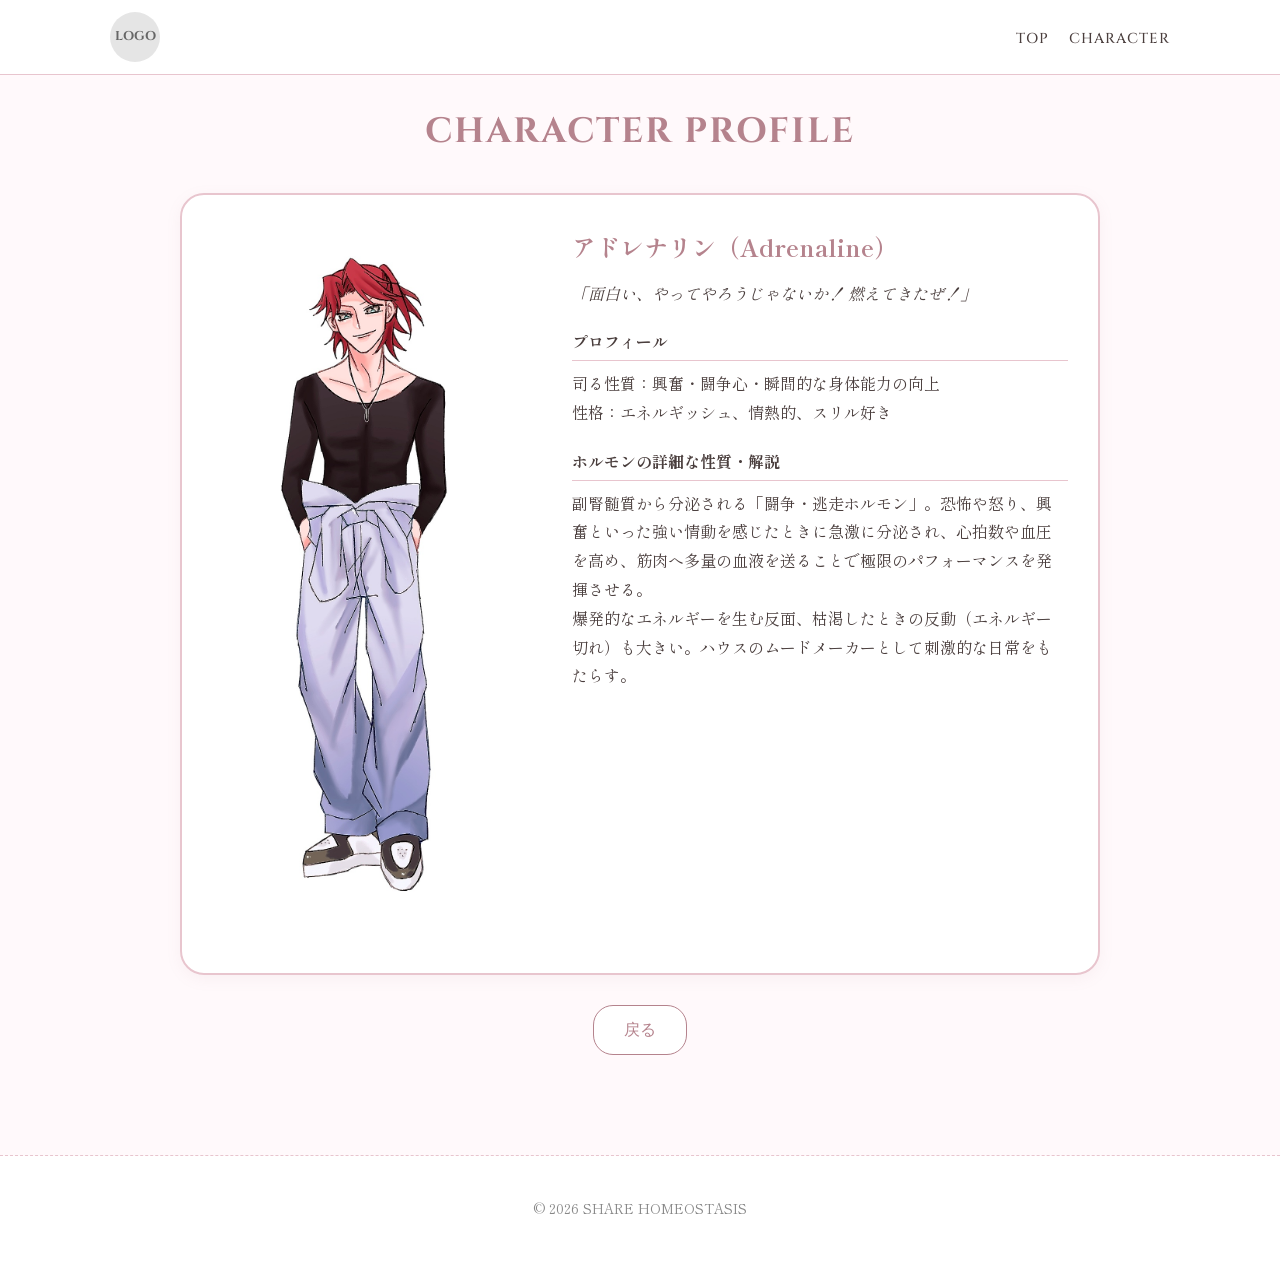
<file: adrenaline.html>
<!DOCTYPE html>
<html lang="ja">
<head>
  <meta charset="UTF-8">
  <meta name="viewport" content="width=device-width, initial-scale=1.0">
  <title>キャラクター詳細 - アドレナリン</title>
  <link rel="preconnect" href="https://fonts.googleapis.com">
  <link rel="preconnect" href="https://fonts.gstatic.com" crossorigin>
  <link href="https://fonts.googleapis.com/css2?family=Cinzel:wght@500;700&family=Shippori+Mincho:wght@400;600&display=swap" rel="stylesheet">
  <link rel="stylesheet" href="style.css">
</head>
<body>
  <header class="site-header">
    <div class="header-inner">
      <div class="logo"><a href="index.html">LOGO</a></div>
      <nav class="site-nav">
        <ul>
          <li><a href="index.html#top">TOP</a></li>
          <li><a href="index.html#character">CHARACTER</a></li>
        </ul>
      </nav>
    </div>
  </header>

  <main class="section" style="padding-top: 100px;">
    <div class="container">
      <h2 class="section-title">CHARACTER PROFILE</h2>
      
      <div class="rounded-box">
        <div class="chara-detail-inner" style="display: flex; gap: 30px; align-items: flex-start;">
          <div class="chara-stand" style="width: 40%;">
            <img src="images/IMG_3888.jpg" alt="アドレナリン" style="width: 100%; border-radius: 16px; object-fit: cover;">
          </div>
          <div class="chara-info" style="width: 60%;">
            <h3 style="color: var(--accent-color); font-size: 1.5rem; margin-bottom: 10px;">アドレナリン（Adrenaline）</h3>
            <p class="chara-voice-sample" style="font-style: italic; margin-bottom: 20px;">「面白い、やってやろうじゃないか！ 燃えてきたぜ！」</p>
            
            <div style="margin-bottom: 20px;">
              <h4 style="font-size: 1rem; border-bottom: 1px solid var(--border-color); padding-bottom: 4px; margin-bottom: 8px;">プロフィール</h4>
              <p>司る性質：興奮・闘争心・瞬間的な身体能力の向上<br>性格：エネルギッシュ、情熱的、スリル好き</p>
            </div>

            <div style="margin-bottom: 20px;">
              <h4 style="font-size: 1rem; border-bottom: 1px solid var(--border-color); padding-bottom: 4px; margin-bottom: 8px;">ホルモンの詳細な性質・解説</h4>
              <p>
                副腎髄質から分泌される「闘争・逃走ホルモン」。恐怖や怒り、興奮といった強い情動を感じたときに急激に分泌され、心拍数や血圧を高め、筋肉へ多量の血液を送ることで極限のパフォーマンスを発揮させる。<br>
                爆発的なエネルギーを生む反面、枯渇したときの反動（エネルギー切れ）も大きい。ハウスのムードメーカーとして刺激的な日常をもたらす。
              </p>
            </div>
          </div>
        </div>
      </div>
      
      <div class="more-btn-wrapper" style="text-align: center; margin-top: 30px;">
        <a href="index.html#character" class="more-btn" style="display: inline-block; padding: 10px 30px;">戻る</a>
      </div>
    </div>
  </main>

  <footer class="site-footer">
    <p>&copy; 2026 SHARE HOMEOSTASIS</p>
  </footer>
</body>
</html>
</file>
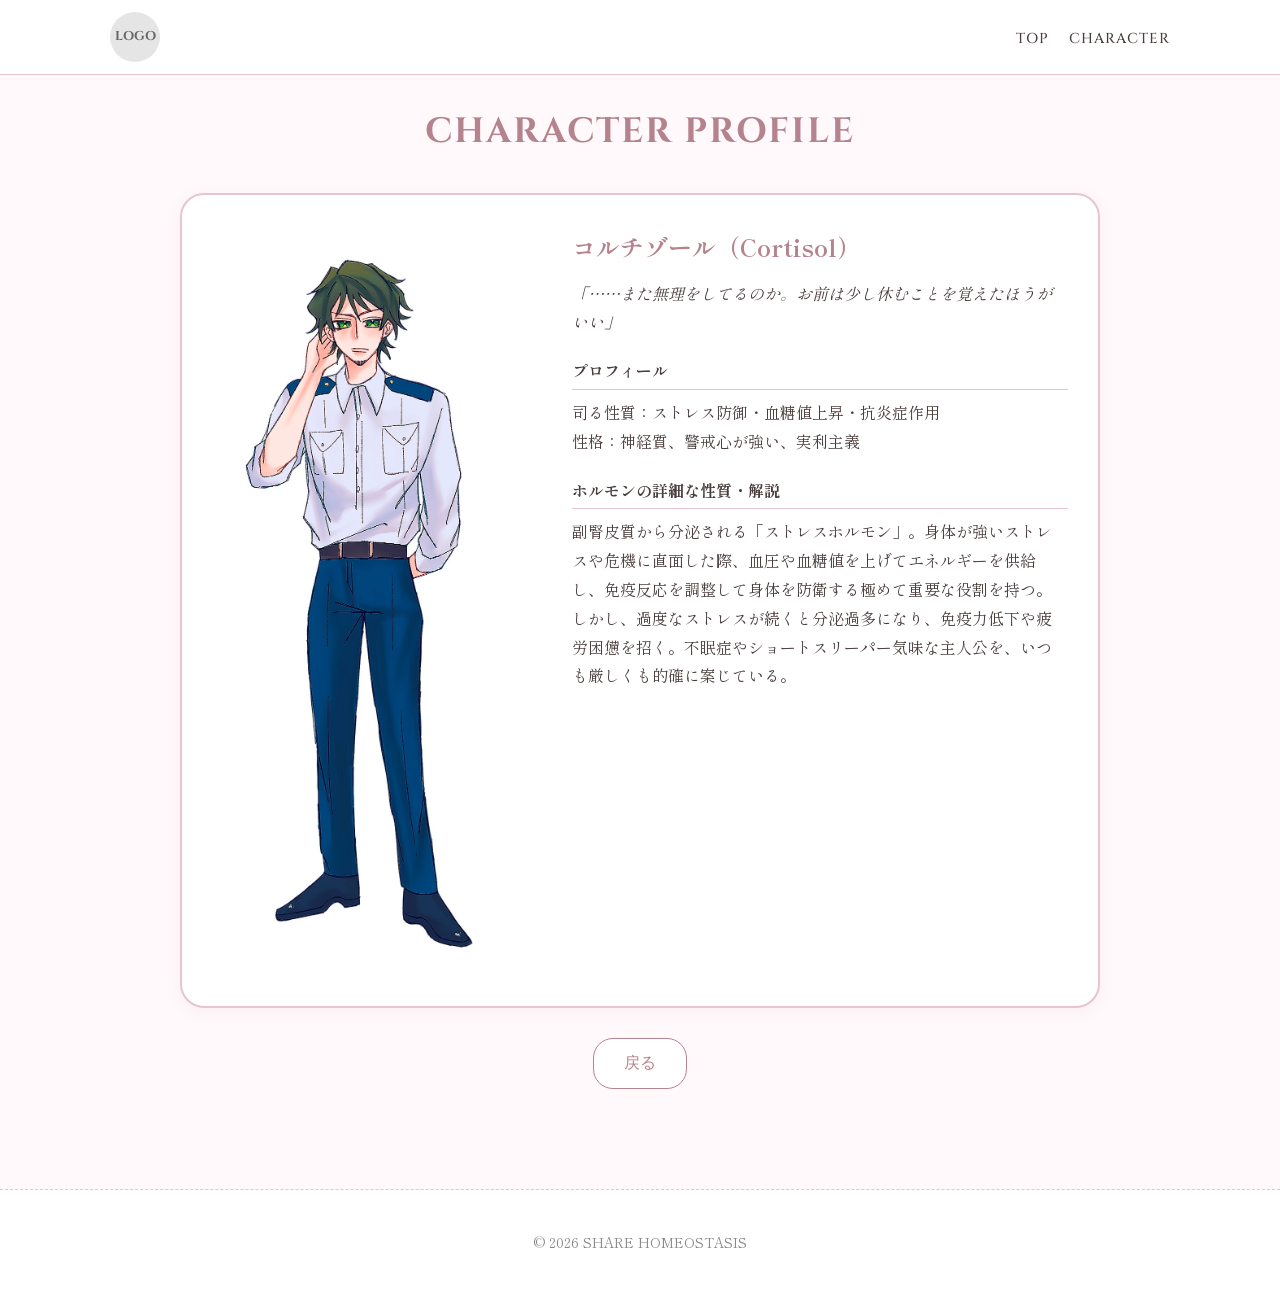
<file: cortisol.html>
<!DOCTYPE html>
<html lang="ja">
<head>
  <meta charset="UTF-8">
  <meta name="viewport" content="width=device-width, initial-scale=1.0">
  <title>キャラクター詳細 - コルチゾール</title>
  <link rel="preconnect" href="https://fonts.googleapis.com">
  <link rel="preconnect" href="https://fonts.gstatic.com" crossorigin>
  <link href="https://fonts.googleapis.com/css2?family=Cinzel:wght@500;700&family=Shippori+Mincho:wght@400;600&display=swap" rel="stylesheet">
  <link rel="stylesheet" href="style.css">
</head>
<body>
  <header class="site-header">
    <div class="header-inner">
      <div class="logo"><a href="index.html">LOGO</a></div>
      <nav class="site-nav">
        <ul>
          <li><a href="index.html#top">TOP</a></li>
          <li><a href="index.html#character">CHARACTER</a></li>
        </ul>
      </nav>
    </div>
  </header>

  <main class="section" style="padding-top: 100px;">
    <div class="container">
      <h2 class="section-title">CHARACTER PROFILE</h2>
      
      <div class="rounded-box">
        <div class="chara-detail-inner" style="display: flex; gap: 30px; align-items: flex-start;">
          <div class="chara-stand" style="width: 40%;">
            <img src="images/IMG_3892.jpg" alt="コルチゾール" style="width: 100%; border-radius: 16px; object-fit: cover;">
          </div>
          <div class="chara-info" style="width: 60%;">
            <h3 style="color: var(--accent-color); font-size: 1.5rem; margin-bottom: 10px;">コルチゾール（Cortisol）</h3>
            <p class="chara-voice-sample" style="font-style: italic; margin-bottom: 20px;">「……また無理をしてるのか。お前は少し休むことを覚えたほうがいい」</p>
            
            <div style="margin-bottom: 20px;">
              <h4 style="font-size: 1rem; border-bottom: 1px solid var(--border-color); padding-bottom: 4px; margin-bottom: 8px;">プロフィール</h4>
              <p>司る性質：ストレス防御・血糖値上昇・抗炎症作用<br>性格：神経質、警戒心が強い、実利主義</p>
            </div>

            <div style="margin-bottom: 20px;">
              <h4 style="font-size: 1rem; border-bottom: 1px solid var(--border-color); padding-bottom: 4px; margin-bottom: 8px;">ホルモンの詳細な性質・解説</h4>
              <p>
                副腎皮質から分泌される「ストレスホルモン」。身体が強いストレスや危機に直面した際、血圧や血糖値を上げてエネルギーを供給し、免疫反応を調整して身体を防衛する極めて重要な役割を持つ。<br>
                しかし、過度なストレスが続くと分泌過多になり、免疫力低下や疲労困憊を招く。不眠症やショートスリーパー気味な主人公を、いつも厳しくも的確に案じている。
              </p>
            </div>
          </div>
        </div>
      </div>
      
      <div class="more-btn-wrapper" style="text-align: center; margin-top: 30px;">
        <a href="index.html#character" class="more-btn" style="display: inline-block; padding: 10px 30px;">戻る</a>
      </div>
    </div>
  </main>

  <footer class="site-footer">
    <p>&copy; 2026 SHARE HOMEOSTASIS</p>
  </footer>
</body>
</html>
</file>
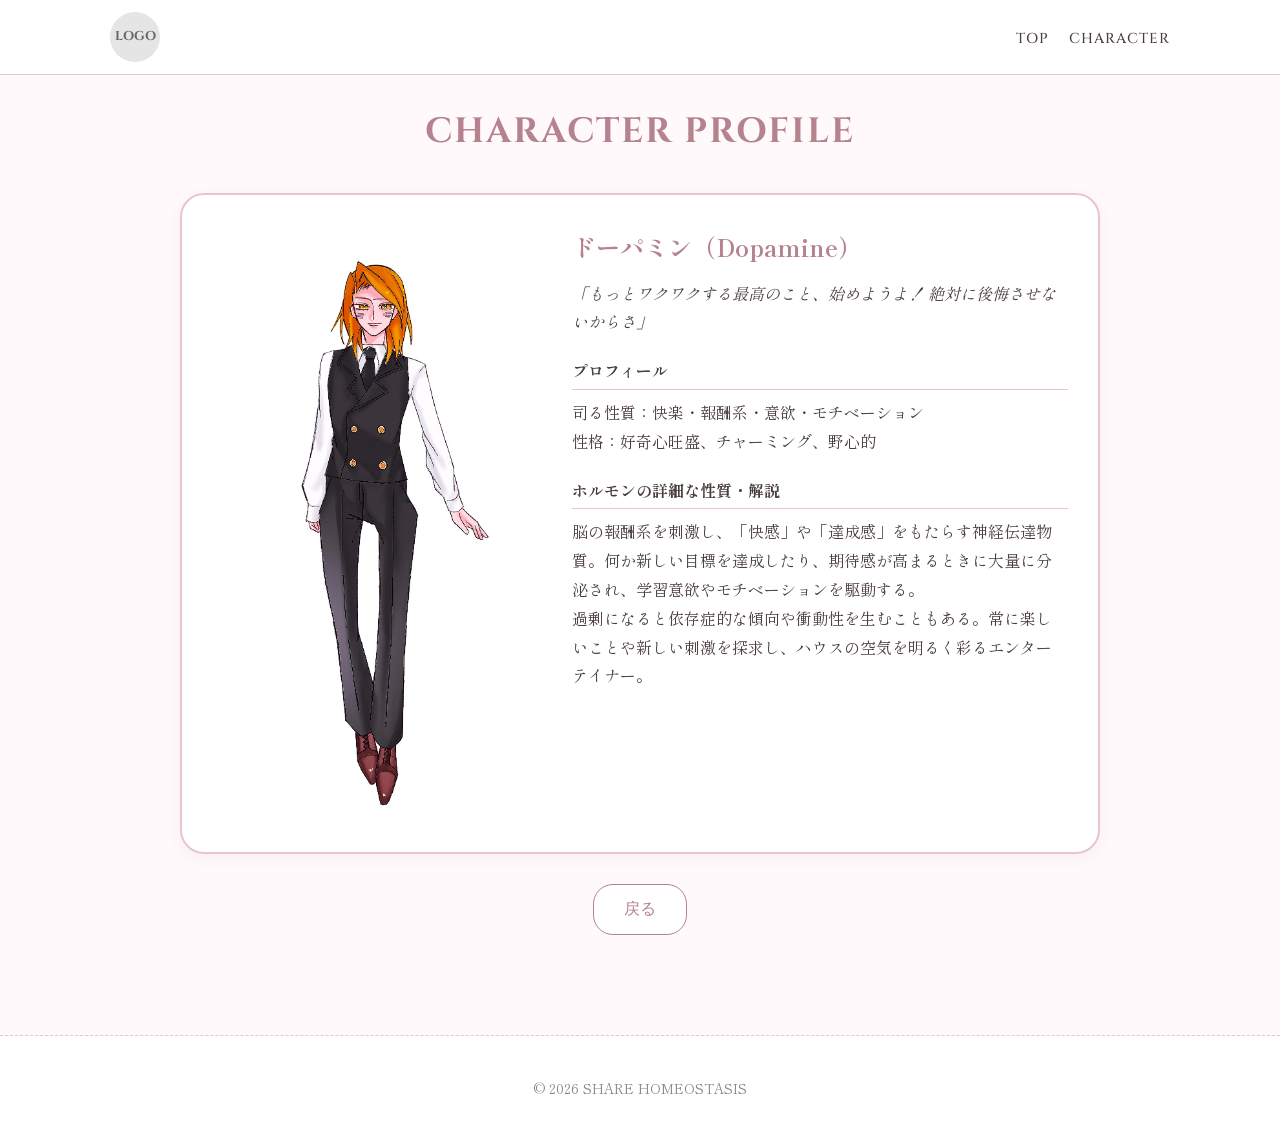
<file: dopamine.html>
<!DOCTYPE html>
<html lang="ja">
<head>
  <meta charset="UTF-8">
  <meta name="viewport" content="width=device-width, initial-scale=1.0">
  <title>キャラクター詳細 - ドーパミン</title>
  <link rel="preconnect" href="https://fonts.googleapis.com">
  <link rel="preconnect" href="https://fonts.gstatic.com" crossorigin>
  <link href="https://fonts.googleapis.com/css2?family=Cinzel:wght@500;700&family=Shippori+Mincho:wght@400;600&display=swap" rel="stylesheet">
  <link rel="stylesheet" href="style.css">
</head>
<body>
  <header class="site-header">
    <div class="header-inner">
      <div class="logo"><a href="index.html">LOGO</a></div>
      <nav class="site-nav">
        <ul>
          <li><a href="index.html#top">TOP</a></li>
          <li><a href="index.html#character">CHARACTER</a></li>
        </ul>
      </nav>
    </div>
  </header>

  <main class="section" style="padding-top: 100px;">
    <div class="container">
      <h2 class="section-title">CHARACTER PROFILE</h2>
      
      <div class="rounded-box">
        <div class="chara-detail-inner" style="display: flex; gap: 30px; align-items: flex-start;">
          <div class="chara-stand" style="width: 40%;">
            <img src="images/IMG_3889.jpg" alt="ドーパミン" style="width: 100%; border-radius: 16px; object-fit: cover;">
          </div>
          <div class="chara-info" style="width: 60%;">
            <h3 style="color: var(--accent-color); font-size: 1.5rem; margin-bottom: 10px;">ドーパミン（Dopamine）</h3>
            <p class="chara-voice-sample" style="font-style: italic; margin-bottom: 20px;">「もっとワクワクする最高のこと、始めようよ！ 絶対に後悔させないからさ」</p>
            
            <div style="margin-bottom: 20px;">
              <h4 style="font-size: 1rem; border-bottom: 1px solid var(--border-color); padding-bottom: 4px; margin-bottom: 8px;">プロフィール</h4>
              <p>司る性質：快楽・報酬系・意欲・モチベーション<br>性格：好奇心旺盛、チャーミング、野心的</p>
            </div>

            <div style="margin-bottom: 20px;">
              <h4 style="font-size: 1rem; border-bottom: 1px solid var(--border-color); padding-bottom: 4px; margin-bottom: 8px;">ホルモンの詳細な性質・解説</h4>
              <p>
                脳の報酬系を刺激し、「快感」や「達成感」をもたらす神経伝達物質。何か新しい目標を達成したり、期待感が高まるときに大量に分泌され、学習意欲やモチベーションを駆動する。<br>
                過剰になると依存症的な傾向や衝動性を生むこともある。常に楽しいことや新しい刺激を探求し、ハウスの空気を明るく彩るエンターテイナー。
              </p>
            </div>
          </div>
        </div>
      </div>
      
      <div class="more-btn-wrapper" style="text-align: center; margin-top: 30px;">
        <a href="index.html#character" class="more-btn" style="display: inline-block; padding: 10px 30px;">戻る</a>
      </div>
    </div>
  </main>

  <footer class="site-footer">
    <p>&copy; 2026 SHARE HOMEOSTASIS</p>
  </footer>
</body>
</html>
</file>
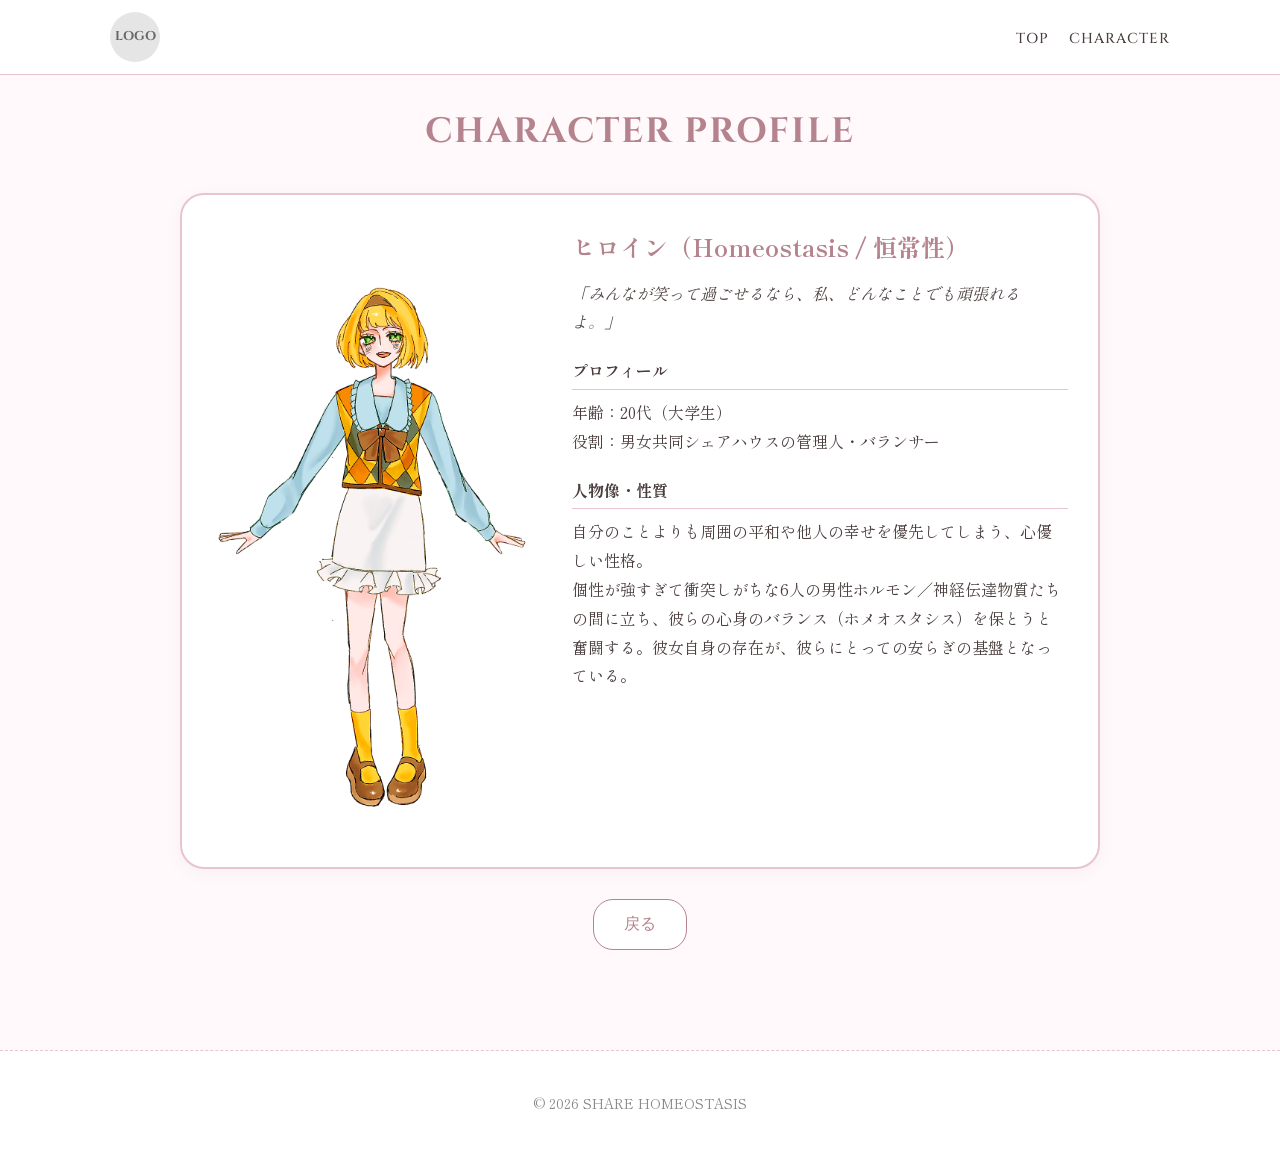
<file: hiroin.html>
<!DOCTYPE html>
<html lang="ja">
<head>
  <meta charset="UTF-8">
  <meta name="viewport" content="width=device-width, initial-scale=1.0">
  <title>キャラクター詳細 - ヒロイン</title>
  <link rel="preconnect" href="https://fonts.googleapis.com">
  <link rel="preconnect" href="https://fonts.gstatic.com" crossorigin>
  <link href="https://fonts.googleapis.com/css2?family=Cinzel:wght@500;700&family=Shippori+Mincho:wght@400;600&display=swap" rel="stylesheet">
  <link rel="stylesheet" href="style.css">
</head>
<body>
  <header class="site-header">
    <div class="header-inner">
      <div class="logo"><a href="index.html">LOGO</a></div>
      <nav class="site-nav">
        <ul>
          <li><a href="index.html#top">TOP</a></li>
          <li><a href="index.html#character">CHARACTER</a></li>
        </ul>
      </nav>
    </div>
  </header>

  <main class="section" style="padding-top: 100px;">
    <div class="container">
      <h2 class="section-title">CHARACTER PROFILE</h2>
      
      <div class="rounded-box">
        <div class="chara-detail-inner" style="display: flex; gap: 30px; align-items: flex-start;">
          <div class="chara-stand" style="width: 40%;">
            <img src="images/hiroin3.PNG" alt="ヒロイン" style="width: 100%; border-radius: 16px; object-fit: cover;">
          </div>
          <div class="chara-info" style="width: 60%;">
            <h3 style="color: var(--accent-color); font-size: 1.5rem; margin-bottom: 10px;">ヒロイン（Homeostasis / 恒常性）</h3>
            <p class="chara-voice-sample" style="font-style: italic; margin-bottom: 20px;">「みんなが笑って過ごせるなら、私、どんなことでも頑張れるよ。」</p>
            
            <div style="margin-bottom: 20px;">
              <h4 style="font-size: 1rem; border-bottom: 1px solid var(--border-color); padding-bottom: 4px; margin-bottom: 8px;">プロフィール</h4>
              <p>年齢：20代（大学生）<br>役割：男女共同シェアハウスの管理人・バランサー</p>
            </div>

            <div style="margin-bottom: 20px;">
              <h4 style="font-size: 1rem; border-bottom: 1px solid var(--border-color); padding-bottom: 4px; margin-bottom: 8px;">人物像・性質</h4>
              <p>
                自分のことよりも周囲の平和や他人の幸せを優先してしまう、心優しい性格。<br>
                個性が強すぎて衝突しがちな6人の男性ホルモン／神経伝達物質たちの間に立ち、彼らの心身のバランス（ホメオスタシス）を保とうと奮闘する。彼女自身の存在が、彼らにとっての安らぎの基盤となっている。
              </p>
            </div>
          </div>
        </div>
      </div>
      
      <div class="more-btn-wrapper" style="text-align: center; margin-top: 30px;">
        <a href="index.html#character" class="more-btn" style="display: inline-block; padding: 10px 30px;">戻る</a>
      </div>
    </div>
  </main>

  <footer class="site-footer">
    <p>&copy; 2026 SHARE HOMEOSTASIS</p>
  </footer>
</body>
</html>
</file>
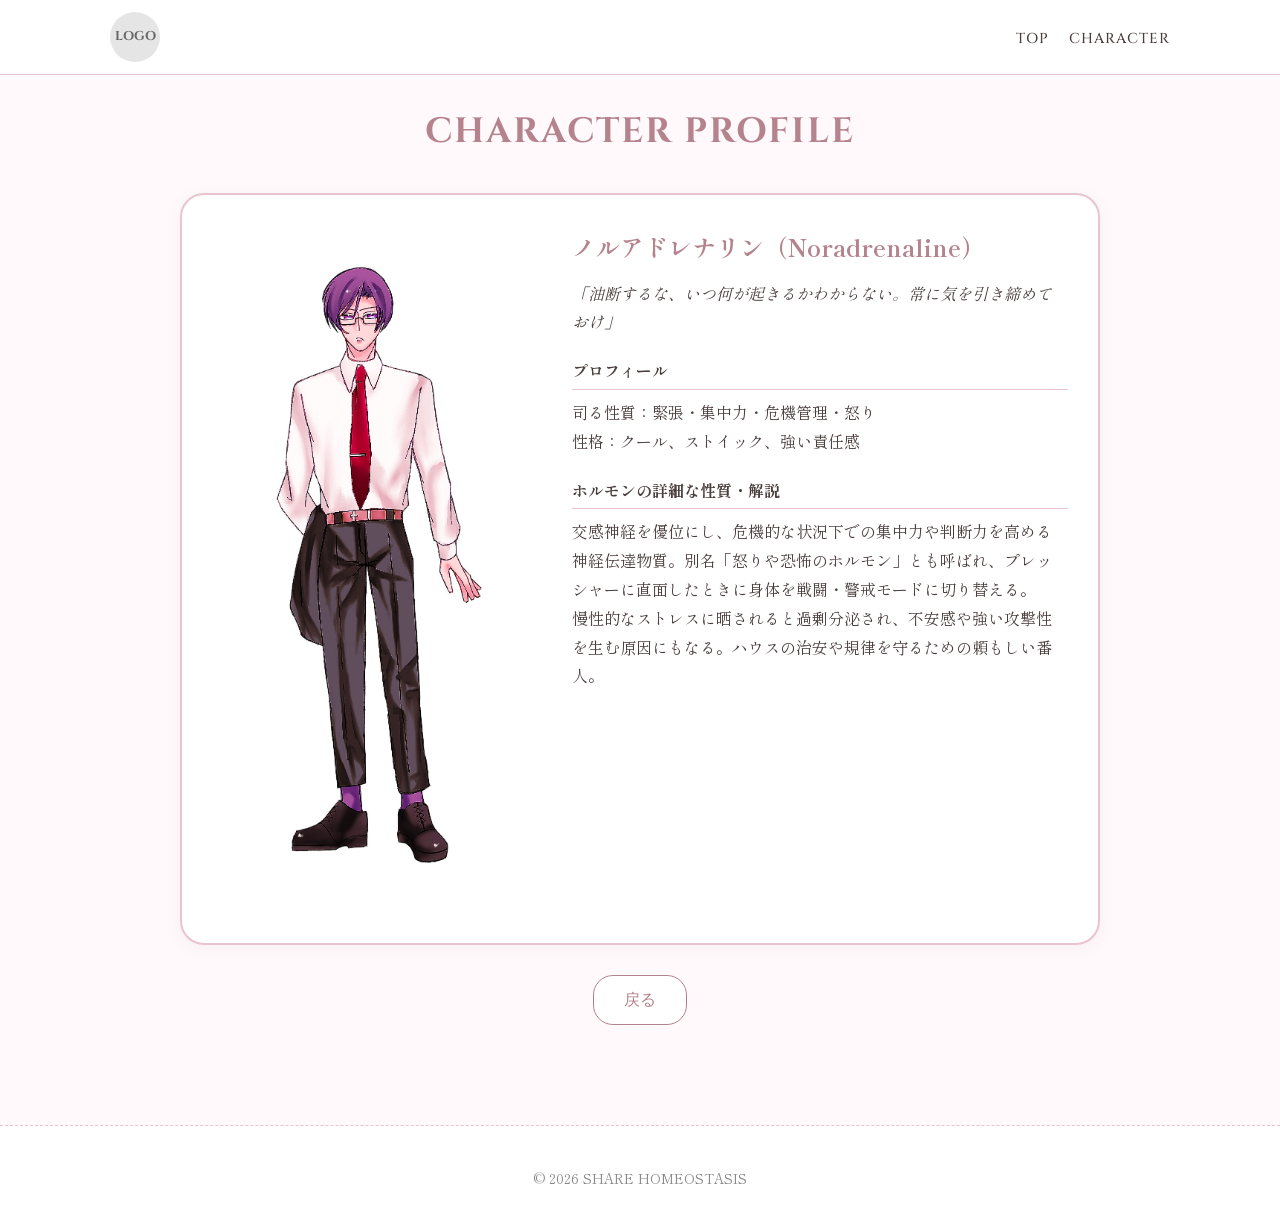
<file: noradrenaline.html>
<!DOCTYPE html>
<html lang="ja">
<head>
  <meta charset="UTF-8">
  <meta name="viewport" content="width=device-width, initial-scale=1.0">
  <title>キャラクター詳細 - ノルアドレナリン</title>
  <link rel="preconnect" href="https://fonts.googleapis.com">
  <link rel="preconnect" href="https://fonts.gstatic.com" crossorigin>
  <link href="https://fonts.googleapis.com/css2?family=Cinzel:wght@500;700&family=Shippori+Mincho:wght@400;600&display=swap" rel="stylesheet">
  <link rel="stylesheet" href="style.css">
</head>
<body>
  <header class="site-header">
    <div class="header-inner">
      <div class="logo"><a href="index.html">LOGO</a></div>
      <nav class="site-nav">
        <ul>
          <li><a href="index.html#top">TOP</a></li>
          <li><a href="index.html#character">CHARACTER</a></li>
        </ul>
      </nav>
    </div>
  </header>

  <main class="section" style="padding-top: 100px;">
    <div class="container">
      <h2 class="section-title">CHARACTER PROFILE</h2>
      
      <div class="rounded-box">
        <div class="chara-detail-inner" style="display: flex; gap: 30px; align-items: flex-start;">
          <div class="chara-stand" style="width: 40%;">
            <img src="images/IMG_3890.jpg" alt="ノルアドレナリン" style="width: 100%; border-radius: 16px; object-fit: cover;">
          </div>
          <div class="chara-info" style="width: 60%;">
            <h3 style="color: var(--accent-color); font-size: 1.5rem; margin-bottom: 10px;">ノルアドレナリン（Noradrenaline）</h3>
            <p class="chara-voice-sample" style="font-style: italic; margin-bottom: 20px;">「油断するな、いつ何が起きるかわからない。常に気を引き締めておけ」</p>
            
            <div style="margin-bottom: 20px;">
              <h4 style="font-size: 1rem; border-bottom: 1px solid var(--border-color); padding-bottom: 4px; margin-bottom: 8px;">プロフィール</h4>
              <p>司る性質：緊張・集中力・危機管理・怒り<br>性格：クール、ストイック、強い責任感</p>
            </div>

            <div style="margin-bottom: 20px;">
              <h4 style="font-size: 1rem; border-bottom: 1px solid var(--border-color); padding-bottom: 4px; margin-bottom: 8px;">ホルモンの詳細な性質・解説</h4>
              <p>
                交感神経を優位にし、危機的な状況下での集中力や判断力を高める神経伝達物質。別名「怒りや恐怖のホルモン」とも呼ばれ、プレッシャーに直面したときに身体を戦闘・警戒モードに切り替える。<br>
                慢性的なストレスに晒されると過剰分泌され、不安感や強い攻撃性を生む原因にもなる。ハウスの治安や規律を守るための頼もしい番人。
              </p>
            </div>
          </div>
        </div>
      </div>
      
      <div class="more-btn-wrapper" style="text-align: center; margin-top: 30px;">
        <a href="index.html#character" class="more-btn" style="display: inline-block; padding: 10px 30px;">戻る</a>
      </div>
    </div>
  </main>

  <footer class="site-footer">
    <p>&copy; 2026 SHARE HOMEOSTASIS</p>
  </footer>
</body>
</html>
</file>
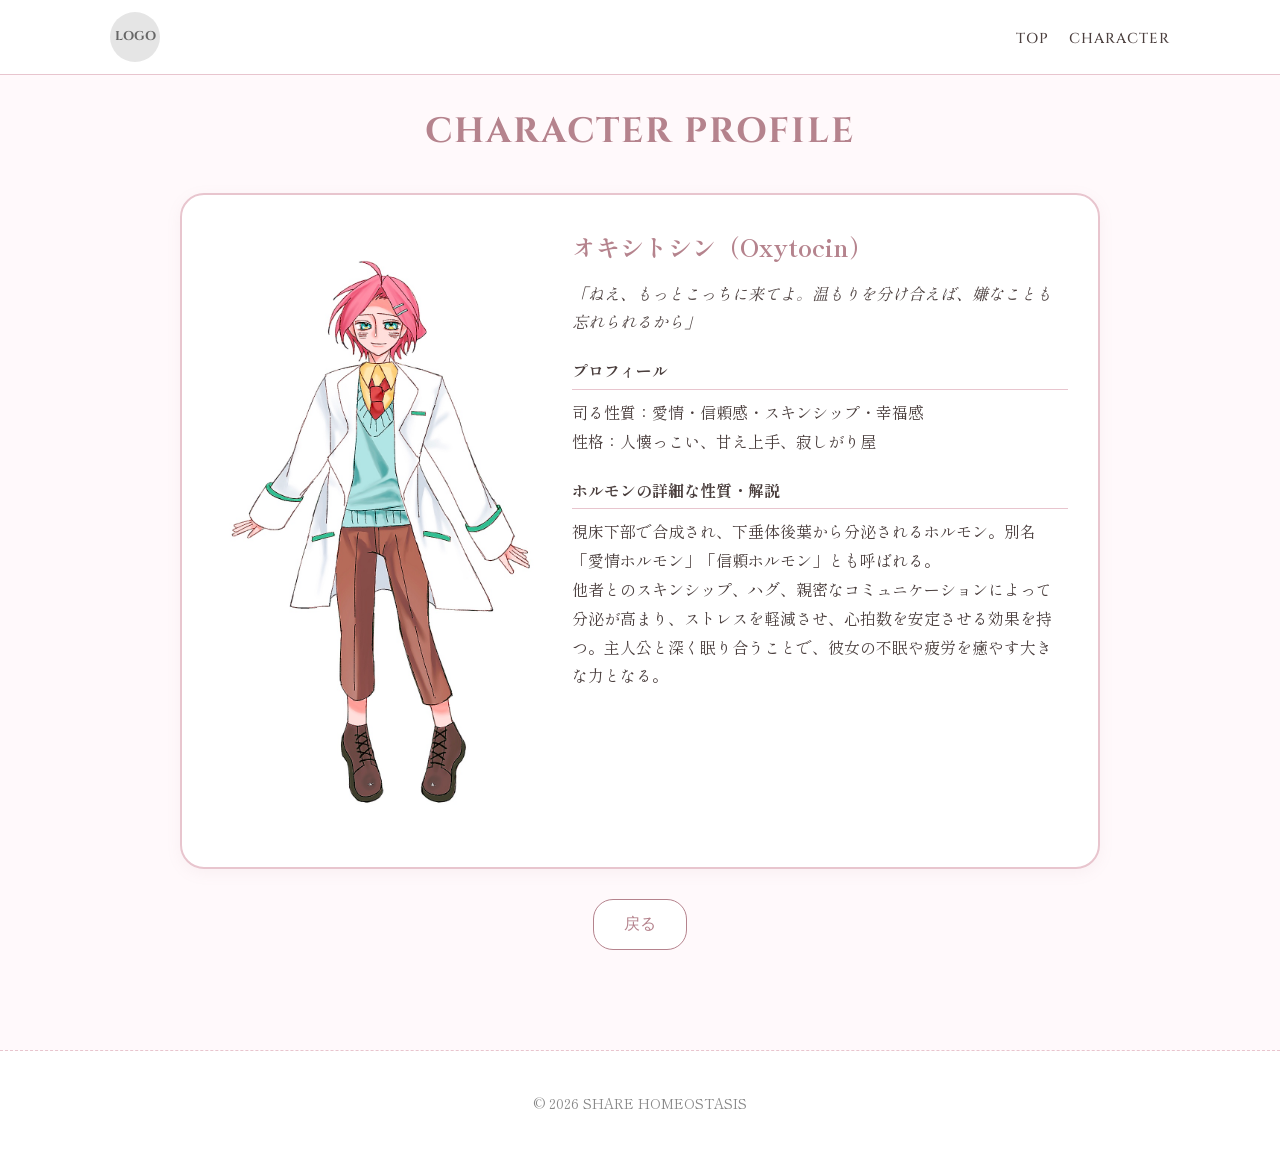
<file: oxytocin.html>
<!DOCTYPE html>
<html lang="ja">
<head>
  <meta charset="UTF-8">
  <meta name="viewport" content="width=device-width, initial-scale=1.0">
  <title>キャラクター詳細 - オキシトシン</title>
  <link rel="preconnect" href="https://fonts.googleapis.com">
  <link rel="preconnect" href="https://fonts.gstatic.com" crossorigin>
  <link href="https://fonts.googleapis.com/css2?family=Cinzel:wght@500;700&family=Shippori+Mincho:wght@400;600&display=swap" rel="stylesheet">
  <link rel="stylesheet" href="style.css">
</head>
<body>
  <header class="site-header">
    <div class="header-inner">
      <div class="logo"><a href="index.html">LOGO</a></div>
      <nav class="site-nav">
        <ul>
          <li><a href="index.html#top">TOP</a></li>
          <li><a href="index.html#character">CHARACTER</a></li>
        </ul>
      </nav>
    </div>
  </header>

  <main class="section" style="padding-top: 100px;">
    <div class="container">
      <h2 class="section-title">CHARACTER PROFILE</h2>
      
      <div class="rounded-box">
        <div class="chara-detail-inner" style="display: flex; gap: 30px; align-items: flex-start;">
          <div class="chara-stand" style="width: 40%;">
            <img src="images/IMG_3886.JPG" alt="オキシトシン" style="width: 100%; border-radius: 16px; object-fit: cover;">
          </div>
          <div class="chara-info" style="width: 60%;">
            <h3 style="color: var(--accent-color); font-size: 1.5rem; margin-bottom: 10px;">オキシトシン（Oxytocin）</h3>
            <p class="chara-voice-sample" style="font-style: italic; margin-bottom: 20px;">「ねえ、もっとこっちに来てよ。温もりを分け合えば、嫌なことも忘れられるから」</p>
            
            <div style="margin-bottom: 20px;">
              <h4 style="font-size: 1rem; border-bottom: 1px solid var(--border-color); padding-bottom: 4px; margin-bottom: 8px;">プロフィール</h4>
              <p>司る性質：愛情・信頼感・スキンシップ・幸福感<br>性格：人懐っこい、甘え上手、寂しがり屋</p>
            </div>

            <div style="margin-bottom: 20px;">
              <h4 style="font-size: 1rem; border-bottom: 1px solid var(--border-color); padding-bottom: 4px; margin-bottom: 8px;">ホルモンの詳細な性質・解説</h4>
              <p>
                視床下部で合成され、下垂体後葉から分泌されるホルモン。別名「愛情ホルモン」「信頼ホルモン」とも呼ばれる。<br>
                他者とのスキンシップ、ハグ、親密なコミュニケーションによって分泌が高まり、ストレスを軽減させ、心拍数を安定させる効果を持つ。主人公と深く眠り合うことで、彼女の不眠や疲労を癒やす大きな力となる。
              </p>
            </div>
          </div>
        </div>
      </div>
      
      <div class="more-btn-wrapper" style="text-align: center; margin-top: 30px;">
        <a href="index.html#character" class="more-btn" style="display: inline-block; padding: 10px 30px;">戻る</a>
      </div>
    </div>
  </main>

  <footer class="site-footer">
    <p>&copy; 2026 SHARE HOMEOSTASIS</p>
  </footer>
</body>
</html>
</file>
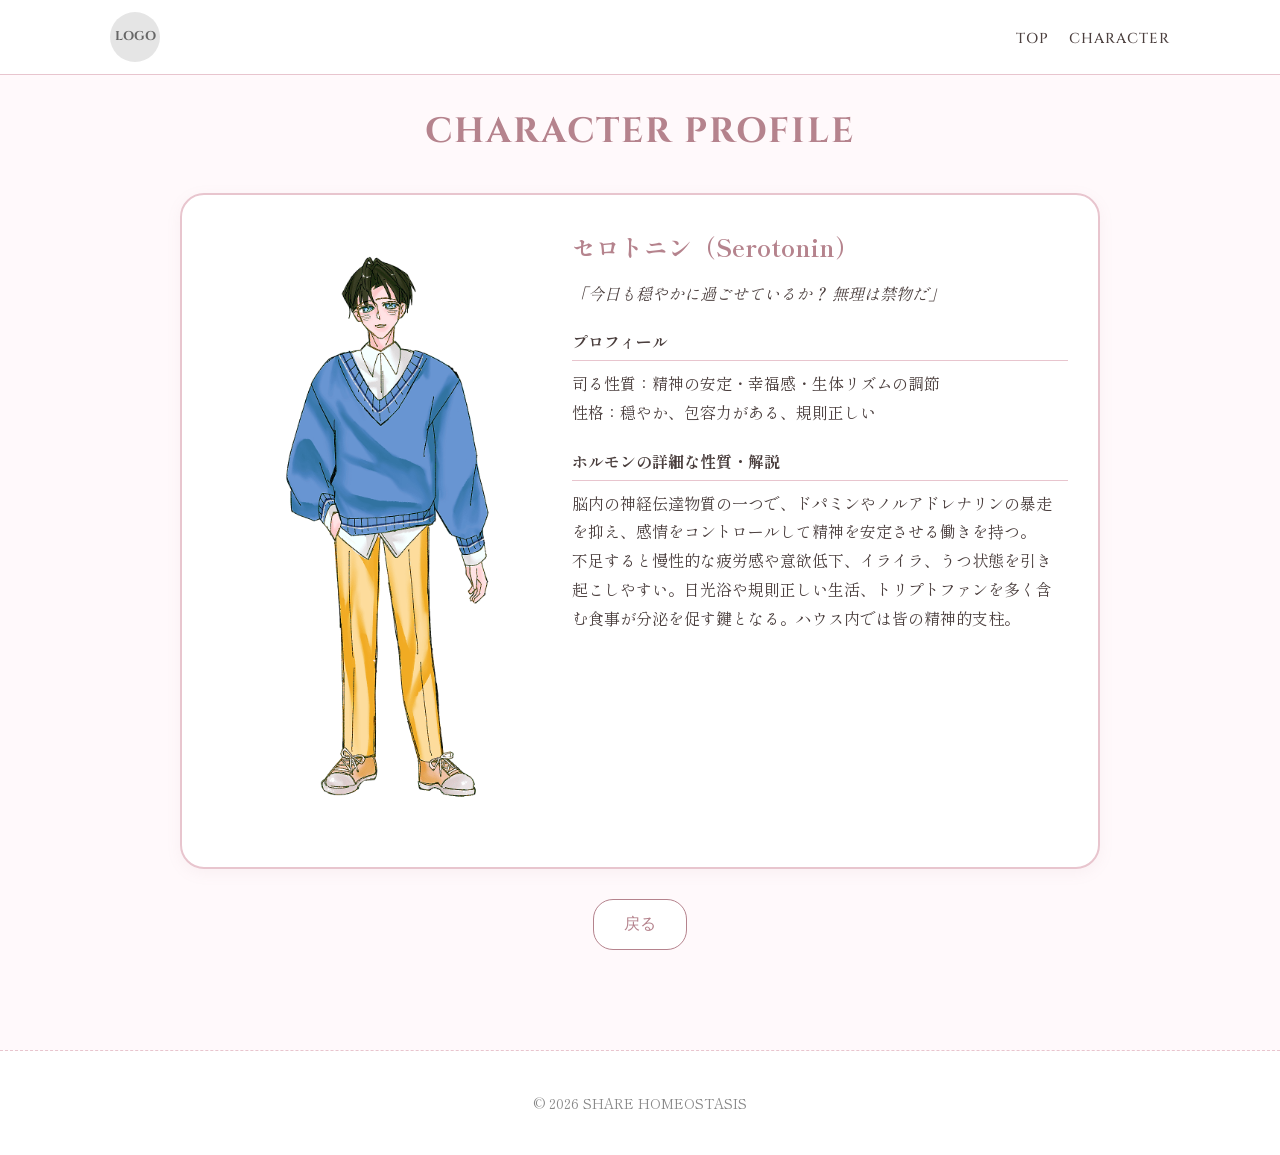
<file: serotonin.html>
<!DOCTYPE html>
<html lang="ja">
<head>
  <meta charset="UTF-8">
  <meta name="viewport" content="width=device-width, initial-scale=1.0">
  <title>キャラクター詳細 - セロトニン</title>
  <link rel="preconnect" href="https://fonts.googleapis.com">
  <link rel="preconnect" href="https://fonts.gstatic.com" crossorigin>
  <link href="https://fonts.googleapis.com/css2?family=Cinzel:wght@500;700&family=Shippori+Mincho:wght@400;600&display=swap" rel="stylesheet">
  <link rel="stylesheet" href="style.css">
</head>
<body>
  <header class="site-header">
    <div class="header-inner">
      <div class="logo"><a href="index.html">LOGO</a></div>
      <nav class="site-nav">
        <ul>
          <li><a href="index.html#top">TOP</a></li>
          <li><a href="index.html#character">CHARACTER</a></li>
        </ul>
      </nav>
    </div>
  </header>

  <main class="section" style="padding-top: 100px;">
    <div class="container">
      <h2 class="section-title">CHARACTER PROFILE</h2>
      
      <div class="rounded-box">
        <div class="chara-detail-inner" style="display: flex; gap: 30px; align-items: flex-start;">
          <div class="chara-stand" style="width: 40%;">
            <img src="images/serotoninAs.PNG" alt="セロトニン" style="width: 100%; border-radius: 16px; object-fit: cover;">
          </div>
          <div class="chara-info" style="width: 60%;">
            <h3 style="color: var(--accent-color); font-size: 1.5rem; margin-bottom: 10px;">セロトニン（Serotonin）</h3>
            <p class="chara-voice-sample" style="font-style: italic; margin-bottom: 20px;">「今日も穏やかに過ごせているか？ 無理は禁物だ」</p>
            
            <div style="margin-bottom: 20px;">
              <h4 style="font-size: 1rem; border-bottom: 1px solid var(--border-color); padding-bottom: 4px; margin-bottom: 8px;">プロフィール</h4>
              <p>司る性質：精神の安定・幸福感・生体リズムの調節<br>性格：穏やか、包容力がある、規則正しい</p>
            </div>

            <div style="margin-bottom: 20px;">
              <h4 style="font-size: 1rem; border-bottom: 1px solid var(--border-color); padding-bottom: 4px; margin-bottom: 8px;">ホルモンの詳細な性質・解説</h4>
              <p>
                脳内の神経伝達物質の一つで、ドパミンやノルアドレナリンの暴走を抑え、感情をコントロールして精神を安定させる働きを持つ。<br>
                不足すると慢性的な疲労感や意欲低下、イライラ、うつ状態を引き起こしやすい。日光浴や規則正しい生活、トリプトファンを多く含む食事が分泌を促す鍵となる。ハウス内では皆の精神的支柱。
              </p>
            </div>
          </div>
        </div>
      </div>
      
      <div class="more-btn-wrapper" style="text-align: center; margin-top: 30px;">
        <a href="index.html#character" class="more-btn" style="display: inline-block; padding: 10px 30px;">戻る</a>
      </div>
    </div>
  </main>

  <footer class="site-footer">
    <p>&copy; 2026 SHARE HOMEOSTASIS</p>
  </footer>
</body>
</html>
</file>
<file: style.css>
/* =========================================================
   基本設定・カラーパレット（ガーリーテイスト）
   ========================================================= */
:root {
  --main-color: #f7d6e0;      /* 薄いピンク */
  --accent-color: #b5838d;    /* くすみローズピンク */
  --bg-color: #fff9fb;        /* ほんのりピンクがかったホワイト */
  --text-color: #4a3e3d;      /* 優しいダークブラウン */
  --border-color: #e8c5ce;    /* 丸枠用ピンクゴールド風 */
  --font-serif: 'Shippori Mincho', 'Hiragino Mincho ProN', Georgia, serif;
  --font-en: 'Cinzel', serif;
}

* {
  box-sizing: border-box;
  margin: 0;
  padding: 0;
}

html {
  scroll-behavior: smooth;
}

body {
  font-family: var(--font-serif);
  background-color: var(--bg-color);
  color: var(--text-color);
  line-height: 1.8;
}

img {
  max-width: 100%;
  height: auto;
  display: block;
}

a {
  text-decoration: none;
  color: inherit;
}

.container {
  max-width: 960px;
  margin: 0 auto;
  padding: 0 20px;
}

/* =========================================================
   共通パーツ（見出し・丸枠ボックス）
   ========================================================= */
.section {
  padding: 80px 0;
  border-bottom: 1px dashed var(--border-color);
}

.section-title {
  font-family: var(--font-en);
  font-size: 2.2rem;
  text-align: center;
  color: var(--accent-color);
  margin-bottom: 30px;
  letter-spacing: 2px;
}

/* ワイヤーフレーム特有の丸みのある大型枠 */
.rounded-box {
  border: 2px solid var(--border-color);
  border-radius: 24px;
  background-color: #ffffff;
  padding: 30px;
  box-shadow: 0 4px 15px rgba(181, 131, 141, 0.08);
}

/* =========================================================
   ヘッダー
   ========================================================= */
.site-header {
  position: fixed;
  top: 0;
  left: 0;
  width: 100%;
  background-color: rgba(255, 255, 255, 0.92);
  backdrop-filter: blur(5px);
  z-index: 1000;
  border-bottom: 1px solid var(--border-color);
}

.header-inner {
  max-width: 1100px;
  margin: 0 auto;
  display: flex;
  justify-content: space-between;
  align-items: center;
  padding: 12px 20px;
}

.logo a {
  display: flex;
  justify-content: center;
  align-items: center;
  width: 50px;
  height: 50px;
  background-color: #e5e5e5;
  border-radius: 50%;
  font-family: var(--font-en);
  font-weight: bold;
  font-size: 0.8rem;
  color: #666;
}

.site-nav ul {
  display: flex;
  list-style: none;
  gap: 20px;
}

.site-nav a {
  font-family: var(--font-en);
  font-size: 0.9rem;
  font-weight: 500;
  letter-spacing: 1px;
  color: var(--text-color);
  transition: color 0.3s;
}

.site-nav a:hover {
  color: var(--accent-color);
}

/* ハンバーガーボタン (SP用) */
.hamburger-btn {
  display: none;
  background: none;
  border: none;
  cursor: pointer;
  flex-direction: column;
  gap: 5px;
}

.hamburger-btn span {
  width: 25px;
  height: 2px;
  background-color: var(--accent-color);
  transition: 0.3s;
}

/* =========================================================
   TOP / メインビジュアル
   ========================================================= */
.section-top {
  padding-top: 75px; /* ヘッダー高さを考慮 */
}

.main-visual {
  position: relative;
  width: 100%;
  height: 70vh;
  min-height: 400px;
  overflow: hidden;
}

.main-visual img {
  width: 100%;
  height: 100%;
  object-fit: cover;
}

.mv-title {
  position: absolute;
  top: 50%;
  left: 50%;
  transform: translate(-50%, -50%);
  text-align: center;
  color: #ffffff;
  text-shadow: 0 2px 10px rgba(0, 0, 0, 0.4);
}

.mv-title h1 {
  font-family: var(--font-en);
  font-size: 3.5rem;
  margin-bottom: 10px;
}

.top-news {
  margin-top: 50px;
}

.news-list {
  list-style: none;
}

.news-list li {
  display: flex;
  gap: 20px;
  padding: 10px 0;
  border-bottom: 1px dashed #f0d5dd;
}

.news-list li:last-child {
  border-bottom: none;
}

.news-list .date {
  font-family: var(--font-en);
  color: var(--accent-color);
  font-weight: bold;
  white-space: nowrap;
}

/* PRODUCT INFO */
.product-info {
  margin-top: 50px;
}

.product-content {
  display: flex;
  gap: 30px;
  align-items: center;
  justify-content: center;
}

.product-img {
  width: 200px;
  height: 200px;
  border-radius: 20px;
  overflow: hidden;
  box-shadow: 0 4px 10px rgba(0,0,0,0.1);
}

.product-img img {
  width: 100%;
  height: 100%;
  object-fit: cover;
}

/* =========================================================
   STORY / ABOUT
   ========================================================= */
.story-box, .about-box {
  text-align: center;
}

.story-box h3, .about-box h3 {
  color: var(--accent-color);
  margin-bottom: 20px;
  font-size: 1.2rem;
}

/* =========================================================
   CHARACTER
   ========================================================= */
.character-slider {
  display: flex;
  align-items: center;
  justify-content: center;
  gap: 20px;
  margin-bottom: 30px;
}

.slider-arrow {
  background: none;
  border: 1px solid var(--accent-color);
  color: var(--accent-color);
  width: 36px;
  height: 36px;
  border-radius: 50%;
  cursor: pointer;
  font-size: 1.2rem;
  transition: 0.3s;
}

.slider-arrow:hover {
  background-color: var(--accent-color);
  color: #fff;
}

.chara-thumbnails {
  display: flex;
  gap: 15px;
}

.chara-thumb {
  width: 90px;
  height: 130px;
  border-radius: 12px;
  overflow: hidden;
  cursor: pointer;
  opacity: 0.6;
  border: 2px solid transparent;
  transition: 0.3s;
}

.chara-thumb.active, .chara-thumb:hover {
  opacity: 1;
  border-color: var(--accent-color);
}

.chara-thumb img {
  width: 100%;
  height: 100%;
  object-fit: cover;
}

.chara-detail-inner {
  display: flex;
  gap: 30px;
  align-items: center;
}

.chara-stand {
  width: 40%;
  border-radius: 16px;
  overflow: hidden;
}

.chara-info {
  width: 60%;
}

.chara-logo {
  width: 180px;
  height: 80px;
  margin-bottom: 20px;
  border-radius: 12px;
  overflow: hidden;
}

.chara-logo img {
  width: 100%;
  height: 100%;
  object-fit: cover;
}

.more-btn-wrapper {
  text-align: center;
  margin: 20px 0;
}

.more-btn {
  background-color: #ffffff;
  border: 1px solid var(--accent-color);
  color: var(--accent-color);
  padding: 8px 30px;
  border-radius: 20px;
  cursor: pointer;
  font-family: var(--font-en);
  transition: 0.3s;
}

.more-btn:hover {
  background-color: var(--accent-color);
  color: #fff;
}

.chara-sub-text {
  text-align: center;
  font-size: 0.95rem;
}

/* =========================================================
   GALLERY
   ========================================================= */
.gallery-grid {
  display: grid;
  grid-template-columns: repeat(2, 1fr);
  gap: 20px;
}

.gallery-item {
  display: block;
  border-radius: 20px;
  overflow: hidden;
  box-shadow: 0 4px 15px rgba(0,0,0,0.08);
  transition: transform 0.3s ease;
}

.gallery-item:hover {
  transform: translateY(-5px);
}

.gallery-item img {
  width: 100%;
  height: 260px;
  object-fit: cover;
}

/* =========================================================
   フッター
   ========================================================= */
.site-footer {
  text-align: center;
  padding: 40px 20px;
  background-color: #ffffff;
  font-size: 0.85rem;
  color: #888;
}

/* =========================================================
   レスポンシブ対応 (スマートフォン: 〜768px)
   ========================================================= */
@media (max-width: 768px) {
  .hamburger-btn {
    display: flex;
  }

  .site-nav {
    position: fixed;
    top: 74px;
    right: -100%;
    width: 100%;
    height: calc(100vh - 74px);
    background-color: rgba(255, 255, 255, 0.98);
    transition: 0.4s ease;
    padding: 40px 0;
  }

  .site-nav.active {
    right: 0;
  }

  .site-nav ul {
    flex-direction: column;
    align-items: center;
    gap: 30px;
  }

  .main-visual {
    height: 50vh;
  }

  .mv-title h1 {
    font-size: 2.2rem;
  }

  .news-list li {
    flex-direction: column;
    gap: 4px;
  }

  .product-content {
    flex-direction: column;
    text-align: center;
  }

  .chara-detail-inner {
    flex-direction: column;
  }

  .chara-stand, .chara-info {
    width: 100%;
  }

  .chara-logo {
    margin: 0 auto 20px auto;
  }

  .gallery-grid {
    grid-template-columns: 1fr;
  }

  .gallery-item img {
    height: 200px;
  }
}
</file>
